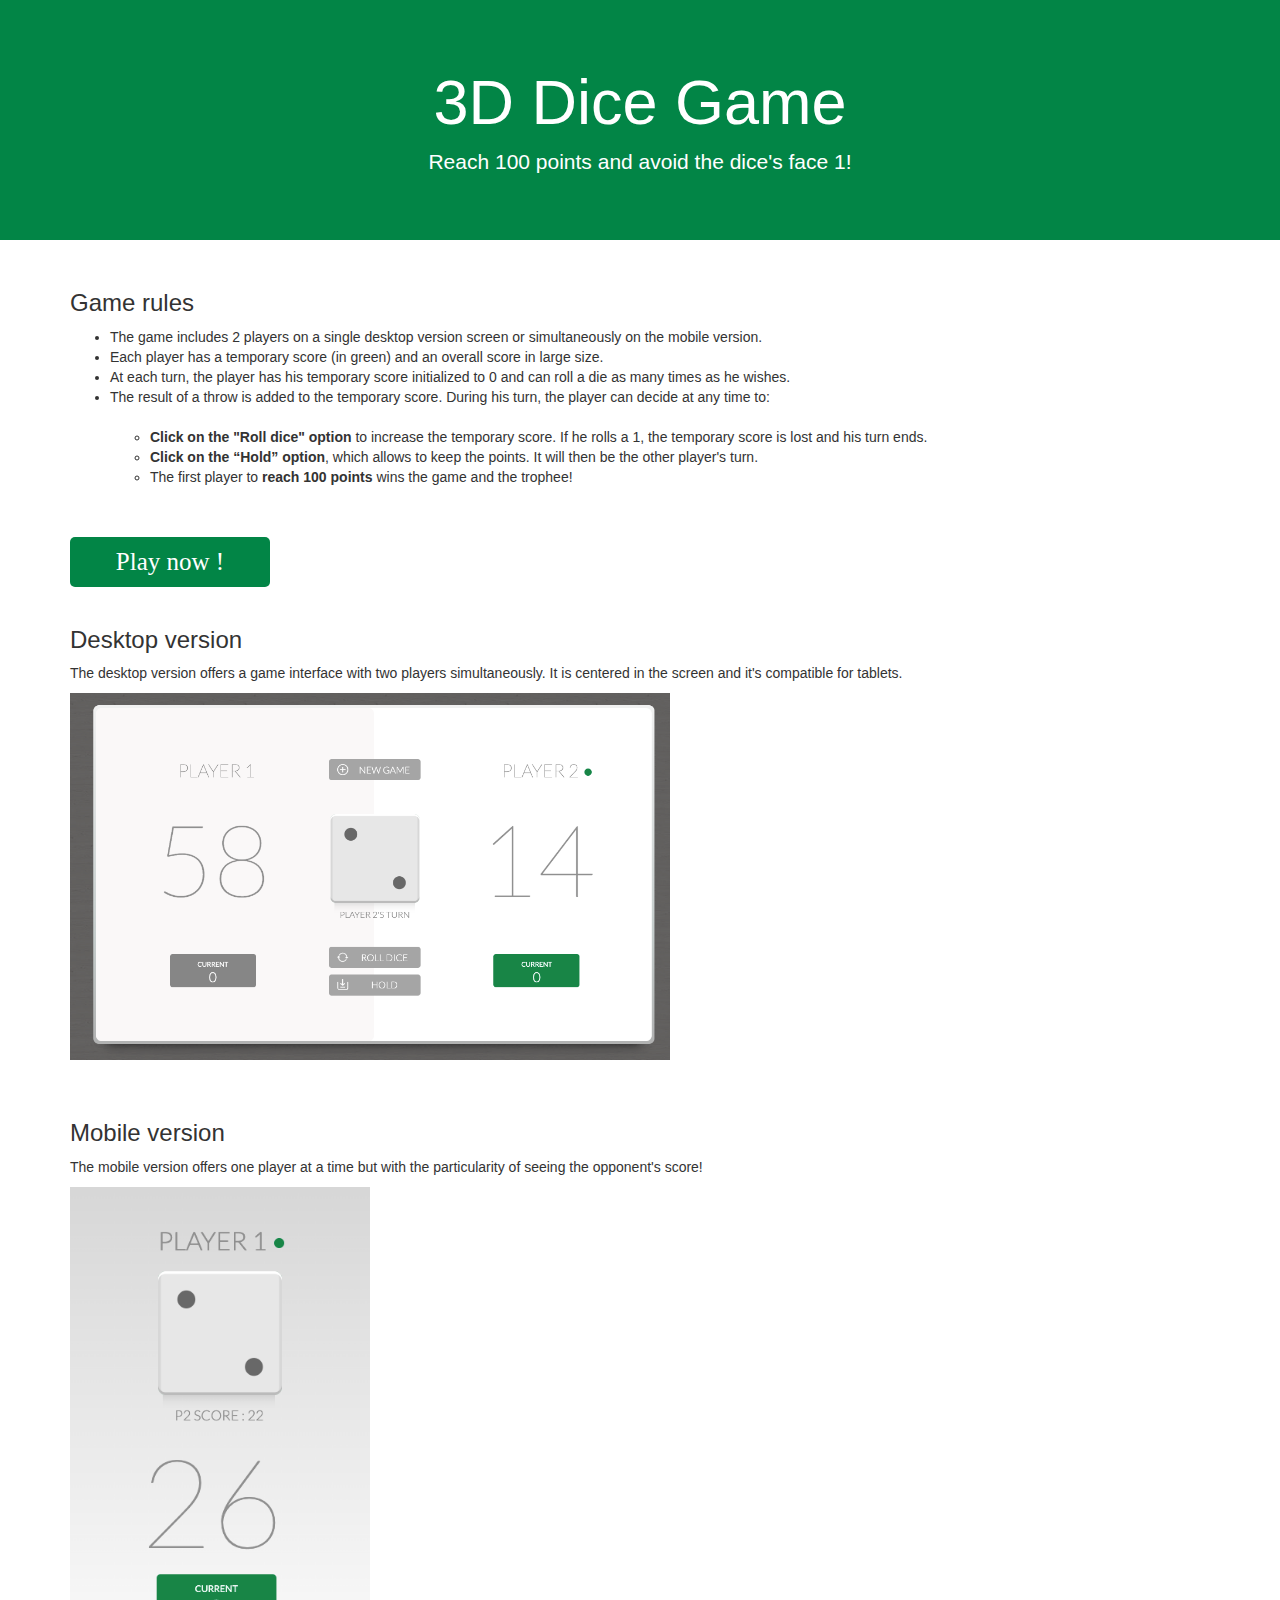
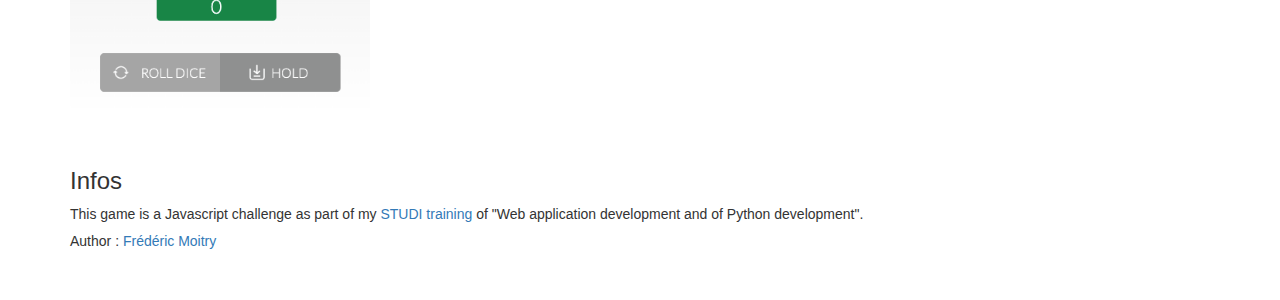
<file: index.html>
<!doctype html>
<html lang="en">


<head>
    <meta charset="utf-8">
    <meta http-equiv="Content-Type" content="text/html; charset=utf-8" />
    <meta name="author" content="Frédéric Moitry">
    <meta name="viewport" content="initial-scale=1.0, user-scalable=no, width=device-width" />
    <title>Dice Game</title>
    <!-- Font Lato -->
    <link rel="preconnect" href="https://fonts.googleapis.com">
    <link rel="preconnect" href="https://fonts.gstatic.com" crossorigin>
    <link href="https://fonts.googleapis.com/css2?family=Lato:wght@100;300;400&display=swap" rel="stylesheet">
    <!-- Favicon -->
    <link rel="icon" href="css/images/favicon.svg">
    <link rel="apple-touch-icon" href="css/images/touch-icon-iphone.svg">
    <!-- Intégration jQuery -->
    <script src="https://code.jquery.com/jquery-3.6.0.min.js"></script>

    <!-- Bootstrap -->
    <link rel="stylesheet" href="https://maxcdn.bootstrapcdn.com/bootstrap/3.4.1/css/bootstrap.css">
    <link rel="stylesheet" href="css/rules.css">
    <script src="https://maxcdn.bootstrapcdn.com/bootstrap/3.4.1/js/bootstrap.min.js"></script>

</head>

<body>
    <div class="jumbotron text-center">
        <h1>3D Dice Game</h1>
        <p>Reach 100 points and avoid the dice's face 1!</p>
    </div>

    <div class="container">

        <div>
            <h3>Game rules</h3>

            <ul>
                <li>The game includes 2 players on a single desktop version screen or simultaneously on the mobile version.</li>
                <li>Each player has a temporary score (in green) and an overall score in large size.</li>
                <li>At each turn, the player has his temporary score initialized to 0 and can roll a die as many times as he wishes.</li>
                <li>The result of a throw is added to the temporary score. During his turn, the player can decide at any time to:</li>
                <br>
                <ul>
                    <li><strong>Click on the "Roll dice" option</strong> to increase the temporary score. If he rolls a 1, the temporary score is lost and his turn ends.</li>
                    <li><strong>Click on the “Hold” option</strong>, which allows to keep the points. It will then be the other player's turn.</li>

                    <li>The first player to <strong>reach 100 points</strong> wins the game and the trophee!</li>
                </ul>
            </ul>
            <br><br>
            <a class="game_bt" href="game.html">Play now !</a>
        </div>
        <br>
        <div>
            <h3>Desktop version</h3>
            <p>The desktop version offers a game interface with two players simultaneously. It is centered in the screen and it's compatible for tablets.</p>
            <a href="game.html"><img src="css/rules/desktop-sreen.png" alt="Dice game for Desktop" class="screen_desktop"></a>
        </div>
        <br><br>
        <div>
            <h3>Mobile version</h3>
            <p>The mobile version offers one player at a time but with the particularity of seeing the opponent's score!</p>
            <a href="game.html"><img src="css/rules/mobile-sreen.png" alt="Dice game for mobiles" class="screen_mobile"></a>
        </div>
        <br><br>
        <div>
            <h3>Infos</h3>
            <p>This game is a Javascript challenge as part of my <a href="https://www.studi.com/fr/metier/developpeur-python">STUDI training</a> of "Web application development and of Python development".</p>
            <h5>Author :
                <a href="https://fredericmoitry.com/portfolio/">Frédéric Moitry</a></h5>
            <br><br>
        </div>
    </div>
    </div>

</body>

</html>
</file>
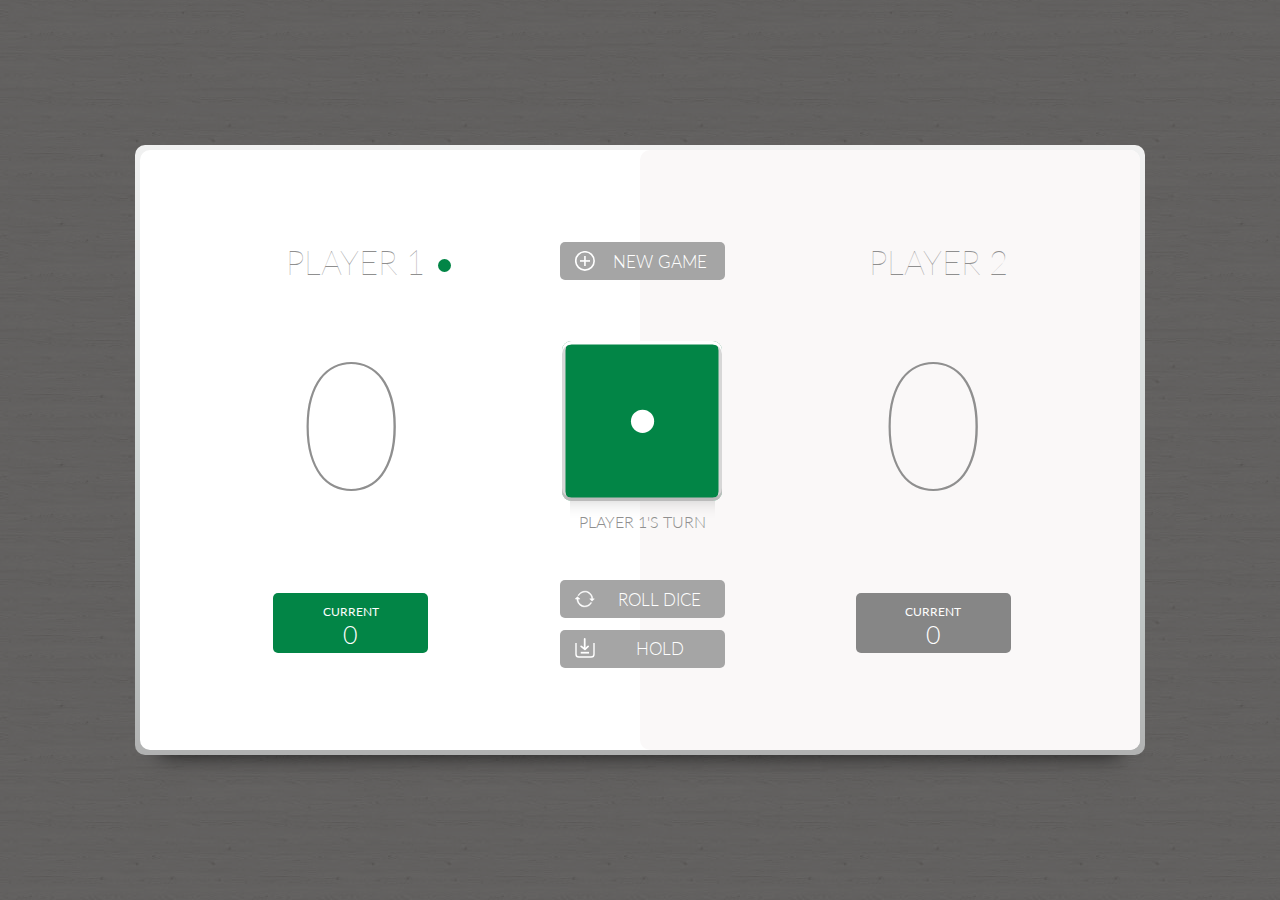
<file: game.html>
<!doctype html>
<html lang="en">


<head>
    <meta charset="utf-8">
    <meta http-equiv="Content-Type" content="text/html; charset=utf-8" />
    <meta name="author" content="Frédéric Moitry">
    <meta http-equiv="ScreenOrientation" content="autoRotate:disabled">
    <meta name="viewport" content="initial-scale=1.0, user-scalable=no, width=device-width" />
    <title>Dice Game</title>
    <!-- Font Lato -->
    <link rel="preconnect" href="https://fonts.googleapis.com">
    <link rel="preconnect" href="https://fonts.gstatic.com" crossorigin>
    <link href="https://fonts.googleapis.com/css2?family=Lato:wght@100;300;400&display=swap" rel="stylesheet">
    <!-- Favicon -->
    <link rel="icon" href="css/images/favicon.svg">
    <link rel="apple-touch-icon" href="css/images/touch-icon-iphone.svg">
    <!-- Dice CSS -->
    <link href="css/styles.css" rel="stylesheet">
    <link href="css/responsive.css" rel="stylesheet">
    <!-- Intégration jQuery -->
    <script src="https://code.jquery.com/jquery-3.6.0.min.js"></script>
</head>

<body>
    <main>
        <!-- Fond 1 -->
        <div class="gradient_div">
            <!-- Fond 2 -->
            <div id="active_bg"></div>

            <!-- Plateau de Jeu -->
            <div id="game_board">

                <!-- Colonne de gauche -->
                <div id="left_column">
                    <div id="player1" class="player_title">Player 1 <span class="witness"></span></div>
                    <h2 id="GLOBAL_player1" class="score"></h2>
                    <div class="current">Current<span id="ROUND_player1">0</span></div>
                </div>

                <!-- Colonne centrale -->
                <div id="center_column">
                    <button id="new_game" class="bt_board"><img class="icon" src="css/images/bt_icon_add.svg" alt="button New Game">New Game</button>
                    <div class="cube">
                        <div class="cube__face cube__face--1 "></div>
                        <div class="cube__face cube__face--2 "></div>
                        <div class="cube__face cube__face--3 "></div>
                        <div class="cube__face cube__face--4 "></div>
                        <div class="cube__face cube__face--5 "></div>
                        <div class="cube__face cube__face--6 "></div>
                    </div>
                    <p id="game_status"></p>
                    <div id="btn_bottom_center">
                        <button class="roll_dice bt_board"><img class="icon" src="css/images/bt_icon_roll.svg" alt="button Roll Dice">Roll Dice</button>
                        <button class="hold bt_board"><img class="icon" src="css/images/bt_icon_hold.svg" alt="button Hold">Hold</button>
                    </div>
                    <div id="cup"></div>
                </div>

                <!-- Colonne de droite -->
                <div id="right_column">
                    <div id="player2" class="player_title">Player 2 <span class="witness"></span></div>
                    <h2 id="GLOBAL_player2" class="score"></h2>
                    <div class="current">Current<span id="ROUND_player2">0</span></div>
                </div>
            </div>
            <!-- Dice Script -->
            <script src="js/dice.js "></script>
        </div>
    </main>
</body>

</html>
</file>
<file: css/styles.css>
/* Styles général */

* {
    box-sizing: border-box;
    text-transform: uppercase;
    margin: 0;
    padding: 0;
    font-family: 'Lato', sans-serif;
    font-weight: 100;
}

body {
    color: white;
    background-image: url('images/wood-texture.png');
    background-color: black;
}


/* Styles du Jeu */

main {
    position: fixed;
    left: 50%;
    top: 50%;
    transform: translate(-50%, -50%);
    width: 1000px;
    height: 600px;
    box-shadow: rgba(0, 0, 0, 0.75) 0px 25px 20px -20px;
}

.gradient_div {
    display: block;
    align-items: center;
    width: 100%;
    height: 100%;
    margin: auto;
    position: relative;
    padding: 2rem;
    color: #8F8F8F;
    background: #fff;
    background-clip: padding-box;
    border-radius: 10px;
}

.gradient_div:before {
    content: '';
    position: absolute;
    top: 0;
    right: 0;
    bottom: 0;
    left: 0;
    z-index: -1;
    margin: -5px;
    border-radius: inherit;
    background: linear-gradient(180deg, #f3f3f3 -2.98%, #c5cdcc 68.14%, #aeaeae 104.54%);
}

#active_bg {
    display: block;
    position: absolute;
    background-color: #faf8f8;
    width: 50%;
    height: 100%;
    margin-top: -32px;
    border-radius: 10px;
    z-index: 1;
}

.score {
    font-size: 180px;
    margin-bottom: 65px;
}

.current {
    display: inline-block;
    width: 155px;
    height: 60px;
    font-weight: 400;
    font-size: 12px;
    padding-top: 3%;
    color: #fff;
    border-radius: 5px;
    text-align: center;
    vertical-align: middle;
}

.player_title {
    font-size: 33px;
    margin-left: 10%;
    margin-bottom: 30px;
}

#player1 .witness,
#player2 .witness {
    opacity: 0;
}

.witness {
    display: inline-block;
    width: 13px;
    height: 13px;
    border-radius: 50%;
    background-color: #028546;
    text-align: center;
    vertical-align: middle;
    margin: 0 0 1% 1%;
}

#ROUND_player1,
#ROUND_player2 {
    font-weight: 300;
    display: block;
    font-size: 25px;
}

#game_board {
    display: flex;
    margin-top: 6%;
    position: absolute;
    flex-direction: row;
    justify-content: space-between;
    width: 94%;
    height: auto;
    z-index: 5;
}

#left_column {
    display: table-cell;
    text-align: center;
    width: 38%;
    height: 400px;
    float: left;
}

#center_column {
    display: table-cell;
    text-align: center;
    width: 24%;
    height: auto;
}

#right_column {
    display: table-cell;
    text-align: center;
    width: 38%;
    height: 400px;
}

.bt_board {
    font-weight: 300;
    display: table-cell;
    font-size: 17px;
    width: 165px;
    height: 38px;
    color: #fff;
    background-color: #A5A5A5;
    border-radius: 5px;
    border: 0;
    text-align: center;
    margin-bottom: 5%;
}

.bt_board:hover {
    background-color: #028546;
    transition: background-color .5s;
}

.icon {
    display: inline-table;
    width: 20px;
    height: 20px;
    float: left;
    margin-left: 15px;
}

.roll_dice {
    margin-top: 20px;
}

#game_status {
    display: inline-table;
    padding-top: 5%;
    margin-top: -1px;
    width: 145px;
    height: 60px;
    font-weight: 300;
    background-image: url("images/dice-shadow.png");
    background-repeat: repeat-x;
}

#cup {
    display: inline-block;
    width: 117px;
    height: 117px;
    background-image: url("images/cup.png");
    background-repeat: no-repeat;
}


/* Style du dé */

.cube {
    display: block;
    width: 160px;
    height: 160px;
    margin-left: auto;
    margin-right: auto;
    margin-top: 50px;
    position: relative;
    transform-style: preserve-3d;
    transition: transform .5s;
}


/* Animation des faces du Dé */

.cube.show-1 {
    transform: translateZ(-80px) rotateY( 0deg);
}

.cube.show-2 {
    transform: translateZ(-80px) rotateY(-180deg);
}

.cube.show-3 {
    transform: translateZ(-80px) rotateY( -90deg);
}

.cube.show-4 {
    transform: translateZ(-80px) rotateY( 90deg);
}

.cube.show-5 {
    transform: translateZ(-80px) rotateX( -90deg);
}

.cube.show-6 {
    transform: translateZ(-80px) rotateX( 90deg);
}


/* Style des faces du dé */

.cube__face {
    position: absolute;
    width: 160px;
    height: 160px;
    box-shadow: inset 0 3.5px white, inset 0 -3.5px #bbb, inset 3.5px 0 #d7d7d7, inset -3.5px 0 #d7d7d7;
    line-height: 156.5px;
    color: white;
    text-align: center;
    border-radius: 6%;
    background-color: #e7e7e7;
}

.cube :nth-child(1) {
    background-image: url("images/face_01.svg");
    background-color: #028546;
    box-shadow: inset 0 3.5px white, inset 0 -3.5px #bbb, inset 3.5px 0 #d7d7d7, inset -3.5px 0 #d7d7d7;
}

.cube :nth-child(2) {
    background-image: url("images/face_02.svg");
}

.cube :nth-child(3) {
    background-image: url("images/face_03.svg");
}

.cube :nth-child(4) {
    background-image: url("images/face_04.svg");
}

.cube :nth-child(5) {
    background-image: url("images/face_05.svg");
}

.cube :nth-child(6) {
    background-image: url("images/face_06.svg");
}


/* individual styling for each numbers face */

.cube__face--1 {
    transform: rotateY( 0deg) translateZ(80px);
}

.cube__face--2 {
    transform: rotateY(180deg) translateZ(80px);
}

.cube__face--3 {
    transform: rotateY( 90deg) translateZ(80px);
}

.cube__face--4 {
    transform: rotateY(-90deg) translateZ(80px);
}

.cube__face--5 {
    transform: rotateX( 90deg) translateZ(80px);
}

.cube__face--6 {
    transform: rotateX(-90deg) translateZ(80px);
}
</file>
<file: css/responsive.css>
/* 
  ::::::::::::::::::::::::::::::::::::::::::::::::::::::::::::::::::::::::::
  :::::::::::::::::::::::   WSF MOBILE CSS STYLES  :::::::::::::::::::::::::
  ::::::::::::::::::::::::::::::::::::::::::::::::::::::::::::::::::::::::::
*/

@media (max-width: 800px) {
    /* 
----------------------------------------------------------------------------------------------------
Fond Background
---------------------------------------------------------------------------------------------------- */
    /* general styling for page */
    body {
        color: white;
        background-image: none;
        background-color: rgb(220, 220, 220);
    }
    /* Styles du Jeu */
    main {
        display: block;
        margin-left: auto;
        margin-right: auto;
        left: 0;
        top: 0;
        height: 100%;
        transform: translate(0%, 0%);
        box-shadow: none;
    }
    .gradient_div {
        padding: 0;
        border-radius: 0px;
    }
    .gradient_div:before {
        opacity: 0;
    }
    #active_bg {
        opacity: 0;
    }
    /* 
----------------------------------------------------------------------------------------------------
Game board / Columns
---------------------------------------------------------------------------------------------------- */
    #game_board {
        position: relative;
        flex-direction: column;
        justify-content: space-between;
        height: 100%;
        margin-top: 0;
        padding-top: 5%;
        background: #D7D7D7;
        background: -webkit-linear-gradient(top, #D7D7D7, #FFFFFF);
        background: -moz-linear-gradient(top, #D7D7D7, #FFFFFF);
        background: linear-gradient(to bottom, #D7D7D7, #FFFFFF);
    }
    #center_column {
        position: absolute;
        display: table-cell;
        height: 100%;
        width: 33%;
    }
    #right_column {
        position: absolute;
        left: -400px;
    }
    #left_column {
        position: absolute;
        left: 0px;
    }
    .player_title {
        font-weight: 300;
    }
    /* 
----------------------------------------------------------------------------------------------------
Dice
---------------------------------------------------------------------------------------------------- */
    .cube {
        margin-left: 37%;
        margin-top: 60px;
    }
    #game_status {
        margin-left: 25%;
        font-weight: 300;
        font-size: 18px;
    }
    /* 
----------------------------------------------------------------------------------------------------
Score / Round Score
---------------------------------------------------------------------------------------------------- */
    .score {
        margin-top: 220px;
        margin-bottom: 0px;
        margin-left: 3%;
        font-size: 160px;
        font-weight: 200;
    }
    .current {
        margin-left: 6.5%;
    }
    /* 
----------------------------------------------------------------------------------------------------
Buttons
---------------------------------------------------------------------------------------------------- */
    .bt_board {
        width: 50%;
        height: 50px;
        margin-left: 13%;
    }
    #btn_bottom_center {
        position: absolute;
        z-index: 10;
    }
    #btn_bottom_center .icon {
        margin-left: 10%;
    }
    .roll_dice {
        position: absolute;
        border-radius: 5px 0 0 5px;
        left: 41px;
        margin: 0;
    }
    .roll_dice .icon {
        margin-right: -2%
    }
    .hold {
        position: absolute;
        right: -40px;
        border-radius: 0 5px 5px 0;
        padding-left: 8%;
        background-color: #8f9090;
    }
    #btn_bottom_center {
        position: absolute;
        width: 100%;
        bottom: 125px;
    }
    #new_game {
        width: 100%;
        position: absolute;
        bottom: 60px;
        z-index: 1;
    }
    .icon {
        margin-left: 30%;
        margin-right: -25%;
    }
    /* 
----------------------------------------------------------------------------------------------------
Winner Cup !
---------------------------------------------------------------------------------------------------- */
    #cup {
        position: absolute;
        bottom: 20%;
        right: 20%;
    }
}
</file>
<file: css/rules.css>
/* Bootstrap customized */

.jumbotron {
    background-color: #028546;
    color: white;
}

.screen_desktop {
    width: 100%;
    min-width: 330px;
    max-width: 600px;
    height: auto;
}

.screen_mobile {
    width: 100%;
    min-width: 250px;
    max-width: 300px;
    height: auto;
}

.game_bt {
    display: table-cell;
    border-radius: 5px;
    font-family: Roboto;
    font-weight: 200;
    font-size: 25px;
    background-color: #028546;
    width: 200px;
    height: 50px;
    text-align: center;
    vertical-align: middle;
    color: white;
}

.game_bt:hover {
    background-color: #2daa6e;
    color: white;
}

.game_bt:link {
    text-decoration: none;
}
</file>
